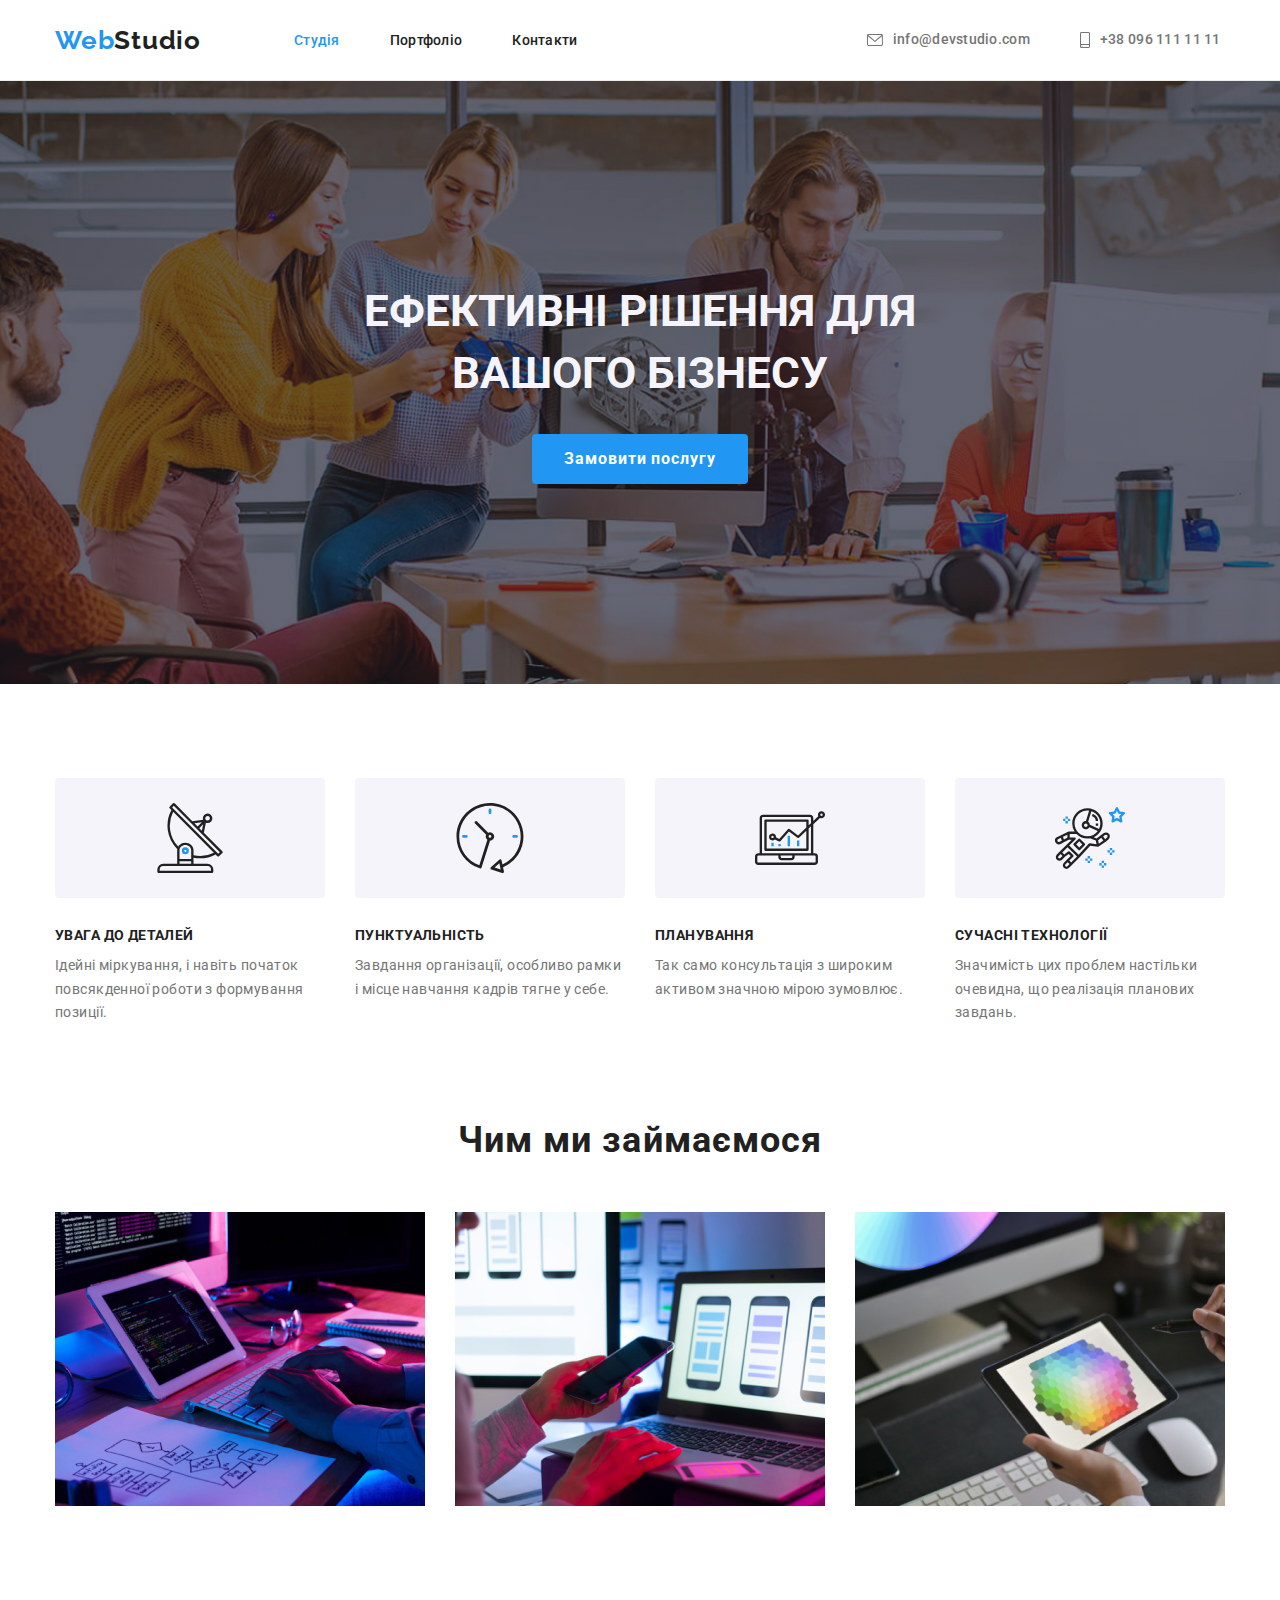
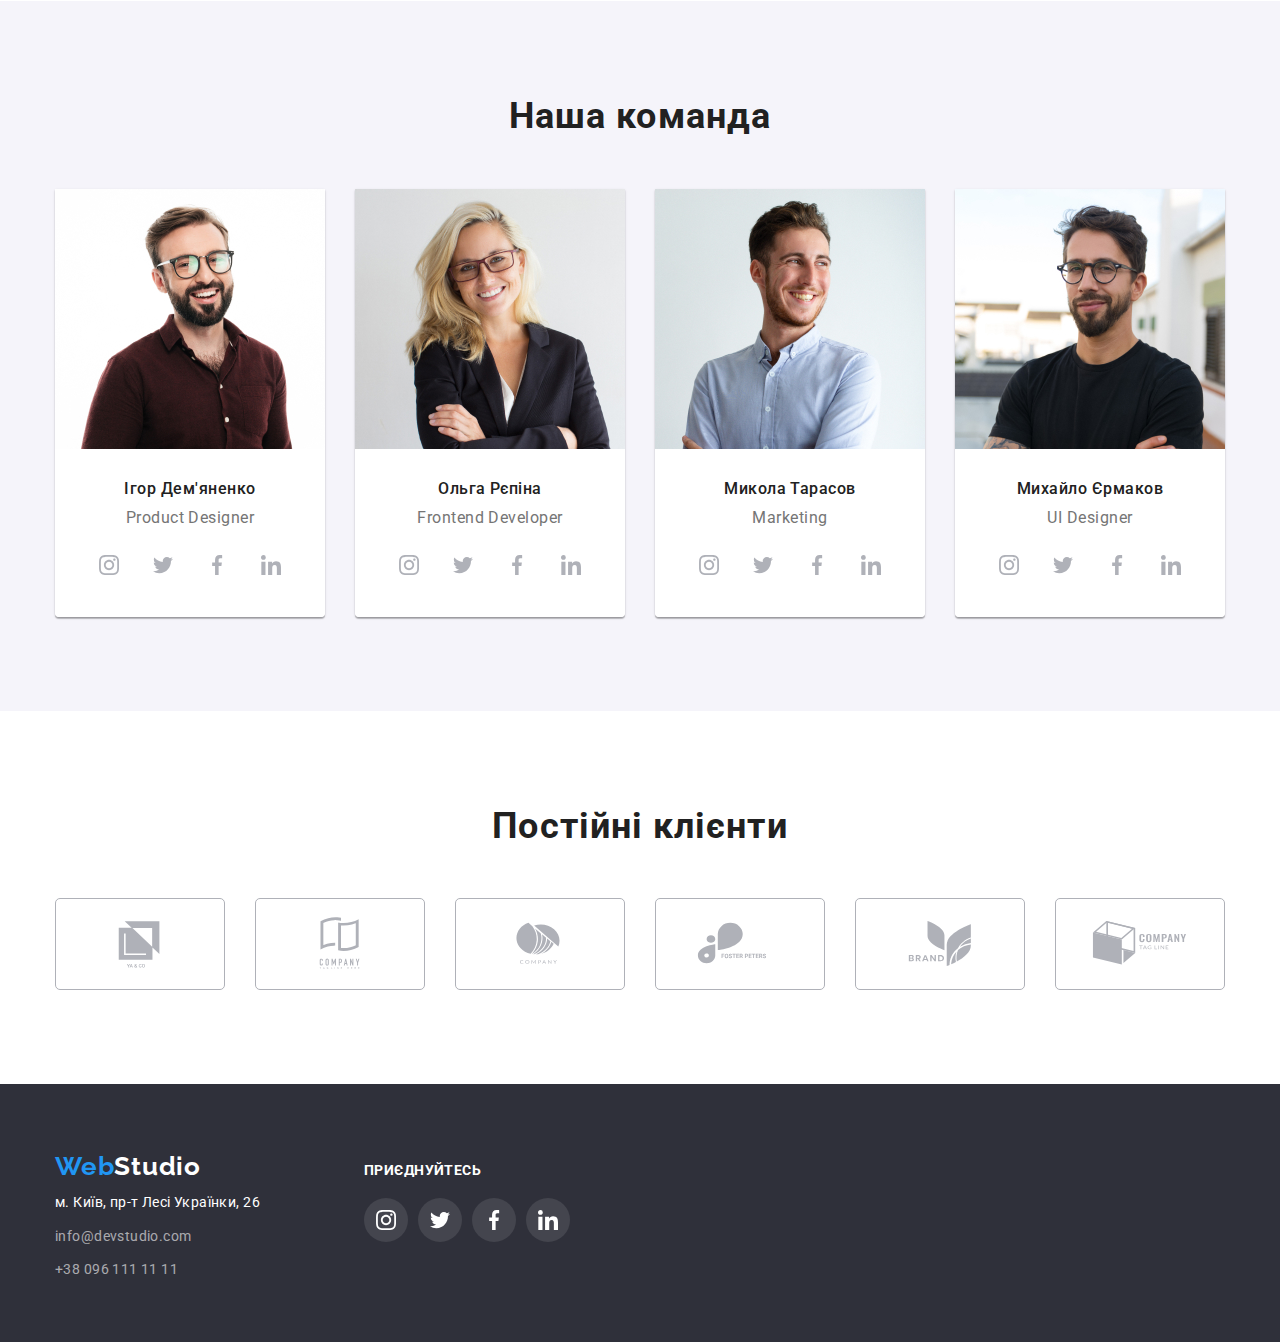
<file: index.html>
<!DOCTYPE html>
<html lang="uk">
  <head>
    <meta charset="UTF-8" />
    <meta http-equiv="X-UA-Compatible" content="IE=edge" />
    <meta name="viewport" content="width=, initial-scale=1.0" />
    <title>WebStudio</title>
    <link
      rel="stylesheet"
      href="https://cdnjs.cloudflare.com/ajax/libs/modern-normalize/1.1.0/modern-normalize.min.css"
    />

    <link rel="preconnect" href="https://fonts.googleapis.com" />
    <link rel="preconnect" href="https://fonts.gstatic.com" crossorigin />
    <link
      href="https://fonts.googleapis.com/css2?family=Raleway:wght@700&family=Roboto:wght@400;500;700;900&display=swap"
      rel="stylesheet"
    />
    <link rel="stylesheet" href="./css/styles.css" />
  </head>
  <body>
    <!-- HEADER -->
    <header class="header">
      <div class="container header-container">
        <nav class="nav">
          <a href="index.html" class="logo"
            >Web<span class="logo-black" logo>Studio</span></a
          >
          <ul class="nav-list list">
            <li class="nav-item">
              <a class="nav-list-link current" href="./stidio.html">Студія</a>
            </li>
            <li class="nav-item">
              <a class="nav-list-link" href="./portfolio.html">Портфоліо</a>
            </li>
            <li class="nav-item">
              <a class="nav-list-link" href="./contacts.html">Контакти</a>
            </li>
          </ul>
        </nav>
        <ul class="contacts-nav list">
          <li class="header-contacts">
            <a class="header-contacts-links" href="mailto:info@devstudio.com">
              <svg class="header-icon" width="16" height="12">
                <use href="./img/icons.svg#envelope"></use>
              </svg>
              info@devstudio.com</a
            >
          </li>
          <li class="header-contacts">
            <a class="header-contacts-links" href="tel:+380961111111">
              <svg class="header-icon" width="10" height="16">
                <use href="./img/icons.svg#smartphone"></use>
              </svg>
              +38 096 111 11 11
            </a>
          </li>
        </ul>
      </div>
    </header>
    <main>
      <!-- HERO SECTION -->
      <section class="hero">
        <div class="container hero-container">
          <h1 class="hero-title">Ефективні рішення для вашого бізнесу</h1>
          <button type="button" class="main-button">Замовити послугу</button>
        </div>
      </section>
      <!-- ADVANTAGE -->
      <section class="advantage">
        <div class="container advantage-container">
          <h2 class="visually-hidden">переваги</h2>
          <ul class="list advantage-list">
            <li class="advantage-list-item">
              <div class="advantage-wrapper">
                <svg class="advantage-icons" width="70" height="70">
                  <use href="./img/icons.svg#antenna"></use>
                </svg>
              </div>
              <h3 class="advantage-list-title">УВАГА ДО ДЕТАЛЕЙ</h3>
              <p class="advantage-describ">
                Ідейні міркування, і навіть початок повсякденної роботи з
                формування позиції.
              </p>
            </li>

            <li class="advantage-list-item">
              <div class="advantage-wrapper">
                <svg class="advantage-icons" width="70" height="70">
                  <use href="./img/icons.svg#clock"></use>
                </svg>
              </div>
              <h3 class="advantage-list-title">ПУНКТУАЛЬНІСТЬ</h3>
              <p class="advantage-describ">
                Завдання організації, особливо рамки і місце навчання кадрів
                тягне у себе.
              </p>
            </li>
            <li class="advantage-list-item">
              <div class="advantage-wrapper">
                <svg class="advantage-icons" width="70" height="70">
                  <use href="./img/icons.svg#diagram"></use>
                </svg>
              </div>
              <h3 class="advantage-list-title">ПЛАНУВАННЯ</h3>
              <p class="advantage-describ">
                Так само консультація з широким активом значною мірою зумовлює.
              </p>
            </li>
            <li class="advantage-list-item">
              <div class="advantage-wrapper">
                <svg class="advantage-icons" width="70" height="70">
                  <use href="./img/icons.svg#astronaut"></use>
                </svg>
              </div>
              <h3 class="advantage-list-title">СУЧАСНІ ТЕХНОЛОГІЇ</h3>
              <p class="advantage-describ">
                Значимість цих проблем настільки очевидна, що реалізація
                планових завдань.
              </p>
            </li>
          </ul>
        </div>
      </section>
      <!-- OFFERS -->
      <section class="offers">
        <div class="container offers-container">
          <h2 class="offers-title">Чим ми займаємося</h2>
          <ul class="list offers-list card">
            <li class="card-item">
              <img
                src="img/box1.jpg"
                alt="офісний стіл з гаджетами"
                width="370"
              />
            </li>
            <li class="card-item">
              <img
                src="img/img.jpg"
                alt="зразок шаблону мобільного додатку на комп'ютері"
                width="370"
              />
            </li>
            <li class="card-item">
              <img
                src="img/img1.jpg"
                alt="кольорова палітра на планшеті"
                width="370"
              />
            </li>
          </ul>
        </div>
      </section>
      <!-- TEAM -->
      <section class="section-team">
        <div class="container">
          <h2 class="offers-title">Наша команда</h2>
          <ul class="list team-list card">
            <li class="card-item team-card-shadow">
              <img
                class="team-card"
                src="img/img2.jpg"
                alt="фото Ігора Дем'яненка "
                width="270"
              />
              <div class="team-card-descibtion">
                <h3 class="team">Ігор Дем'яненко</h3>
                <p class="team-position">Product Designer</p>
                <ul class="team-social-list list">
                  <li class="team-social-item">
                    <a
                      class="social-links"
                      href=""
                      target="_blank"
                      rel="noopener noreferrer"
                      ><svg class="social-icons" width="20" height="20">
                        <use href="./img/icons.svg#instagram"></use></svg
                    ></a>
                  </li>
                  <li class="team-social-item">
                    <a
                      class="social-links"
                      href=""
                      target="_blank"
                      rel="noopener noreferrer"
                      ><svg class="social-icons" width="20" height="20">
                        <use href="./img/icons.svg#twitter"></use></svg
                    ></a>
                  </li>
                  <li class="team-social-item">
                    <a
                      class="social-links"
                      href=""
                      target="_blank"
                      rel="noopener noreferrer"
                      ><svg class="social-icons" width="20" height="20">
                        <use href="./img/icons.svg#facebook"></use></svg
                    ></a>
                  </li>
                  <li class="team-social-item">
                    <a
                      class="social-links"
                      href=""
                      target="_blank"
                      rel="noopener noreferrer"
                      ><svg class="social-icons" width="20" height="20">
                        <use href="./img/icons.svg#linkedin"></use></svg
                    ></a>
                  </li>
                </ul>
              </div>
            </li>
            <li class="card-item team-card-shadow">
              <img
                class="team-card"
                src="img/img3.jpg"
                alt="фото Ольги Рєпіної"
                width="270"
              />
              <div class="team-card-descibtion">
                <h3 class="team">Ольга Рєпіна</h3>
                <p class="team-position">Frontend Developer</p>
                <ul class="team-social-list list">
                  <li class="team-social-item">
                    <a
                      class="social-links"
                      href=""
                      target="_blank"
                      rel="noopener noreferrer"
                      ><svg class="social-icons" width="20" height="20">
                        <use href="./img/icons.svg#instagram"></use></svg
                    ></a>
                  </li>
                  <li class="team-social-item">
                    <a
                      class="social-links"
                      href=""
                      target="_blank"
                      rel="noopener noreferrer"
                      ><svg class="social-icons" width="20" height="20">
                        <use href="./img/icons.svg#twitter"></use></svg
                    ></a>
                  </li>
                  <li class="team-social-item">
                    <a
                      class="social-links"
                      href=""
                      target="_blank"
                      rel="noopener noreferrer"
                      ><svg class="social-icons" width="20" height="20">
                        <use href="./img/icons.svg#facebook"></use></svg
                    ></a>
                  </li>
                  <li class="team-social-item">
                    <a
                      class="social-links"
                      href=""
                      target="_blank"
                      rel="noopener noreferrer"
                      ><svg class="social-icons" width="20" height="20">
                        <use href="./img/icons.svg#linkedin"></use></svg
                    ></a>
                  </li>
                </ul>
              </div>
            </li>
            <li class="card-item team-card-shadow">
              <img
                class="team-card"
                src="img/img4.jpg"
                alt="фото Миколи Тарасова"
                width="270"
              />
              <div class="team-card-descibtion">
                <h3 class="team">Микола Тарасов</h3>
                <p class="team-position">Marketing</p>
                <ul class="team-social-list list">
                  <li class="team-social-item">
                    <a
                      class="social-links"
                      href=""
                      target="_blank"
                      rel="noopener noreferrer"
                      ><svg class="social-icons" width="20" height="20">
                        <use href="./img/icons.svg#instagram"></use></svg
                    ></a>
                  </li>
                  <li class="team-social-item">
                    <a
                      class="social-links"
                      href=""
                      target="_blank"
                      rel="noopener noreferrer"
                      ><svg class="social-icons" width="20" height="20">
                        <use href="./img/icons.svg#twitter"></use></svg
                    ></a>
                  </li>
                  <li class="team-social-item">
                    <a
                      class="social-links"
                      href=""
                      target="_blank"
                      rel="noopener noreferrer"
                      ><svg class="social-icons" width="20" height="20">
                        <use href="./img/icons.svg#facebook"></use></svg
                    ></a>
                  </li>
                  <li class="team-social-item">
                    <a
                      class="social-links"
                      href=""
                      target="_blank"
                      rel="noopener noreferrer"
                      ><svg class="social-icons" width="20" height="20">
                        <use href="./img/icons.svg#linkedin"></use></svg
                    ></a>
                  </li>
                </ul>
              </div>
            </li>
            <li class="card-item team-card-shadow">
              <img
                class="team-card"
                src="img/img5.jpg"
                alt="фото of Михайло Єрмакова"
                width="270"
              />
              <div class="team-card-descibtion">
                <h3 class="team">Михайло Єрмаков</h3>
                <p class="team-position">UI Designer</p>

                <ul class="team-social-list list">
                  <li class="team-social-item">
                    <a
                      class="social-links"
                      href=""
                      target="_blank"
                      rel="noopener noreferrer"
                      ><svg class="social-icons" width="20" height="20">
                        <use href="./img/icons.svg#instagram"></use></svg
                    ></a>
                  </li>
                  <li class="team-social-item">
                    <a
                      class="social-links"
                      href=""
                      target="_blank"
                      rel="noopener noreferrer"
                      ><svg class="social-icons" width="20" height="20">
                        <use href="./img/icons.svg#twitter"></use></svg
                    ></a>
                  </li>
                  <li class="team-social-item">
                    <a
                      class="social-links"
                      href=""
                      target="_blank"
                      rel="noopener noreferrer"
                      ><svg class="social-icons" width="20" height="20">
                        <use href="./img/icons.svg#facebook"></use></svg
                    ></a>
                  </li>
                  <li class="team-social-item">
                    <a
                      class="social-links"
                      href=""
                      target="_blank"
                      rel="noopener noreferrer"
                      ><svg class="social-icons" width="20" height="20">
                        <use href="./img/icons.svg#linkedin"></use></svg
                    ></a>
                  </li>
                </ul>
              </div>
            </li>
          </ul>
        </div>
      </section>
      <!-- OUR CLIENTS -->
      <section class="our-clients">
        <div class="container">
          <h2 class="offers-title">Постійні клієнти</h2>
          <ul class="our-clients-list list">
            <li class="our-clients-item">
              <a class="clients-link" href="">
                <svg class="clients-logo" width="106" height="60">
                  <use href="./img/icons.svg#company-1"></use>
                </svg>
              </a>
            </li>
            <li class="our-clients-item">
              <a class="clients-link" href=""
                ><svg class="clients-logo" width="106" height="60">
                  <use href="./img/icons.svg#company-2"></use></svg
              ></a>
            </li>
            <li class="our-clients-item">
              <a class="clients-link" href=""
                ><svg class="clients-logo" width="106" height="60">
                  <use href="./img/icons.svg#company-3"></use></svg
              ></a>
            </li>
            <li class="our-clients-item">
              <a class="clients-link" href=""
                ><svg class="clients-logo" width="106" height="60">
                  <use href="./img/icons.svg#company-4"></use></svg
              ></a>
            </li>
            <li class="our-clients-item">
              <a class="clients-link" href=""
                ><svg class="clients-logo" width="106" height="60">
                  <use href="./img/icons.svg#company-5"></use></svg
              ></a>
            </li>
            <li class="our-clients-item">
              <a class="clients-link" href=""
                ><svg class="clients-logo" width="106" height="60">
                  <use href="./img/icons.svg#company-6"></use></svg
              ></a>
            </li>
          </ul>
        </div>
      </section>
    </main>
    <!-- FOOTER -->
    <footer class="footer">
      <div class="footer-container-group container">
        <div class="footer-container">
          <a class="footer-logo logo" href="index.html"
            >Web<span class="logo-white" logo>Studio</span></a
          >
          <address class="address">
            <span class="address-map">м. Київ, пр-т Лесі Українки, 26 </span>
            <ul class="list">
              <li class="address-contacts-item">
                <a class="address-contacts" href="mailto:info@devstudio.com "
                  >info@devstudio.com
                </a>
              </li>
              <li class="address-contacts-item">
                <a class="address-contacts" href="tel:+380961111111"
                  >+38 096 111 11 11</a
                >
              </li>
            </ul>
          </address>
        </div>
        <div class="footer-container">
          <h2 class="footer-title">приєднуйтесь</h2>
          <ul class="team-social-list list">
            <li class="footer-socials-item">
              <a
                class="footer-socials"
                href=""
                target="_blank"
                rel="noopener noreferrer"
                ><svg class="footer-icons" width="20" height="20">
                  <use href="./img/icons.svg#instagram"></use></svg
              ></a>
            </li>
            <li class="footer-socials-item">
              <a
                class="footer-socials"
                href=""
                target="_blank"
                rel="noopener noreferrer"
                ><svg class="footer-icons" width="20" height="20">
                  <use href="./img/icons.svg#twitter"></use></svg
              ></a>
            </li>
            <li class="footer-socials-item">
              <a
                class="footer-socials"
                href=""
                target="_blank"
                rel="noopener noreferrer"
                ><svg class="footer-icons" width="20" height="20">
                  <use href="./img/icons.svg#facebook"></use></svg
              ></a>
            </li>
            <li class="footer-socials-item">
              <a
                class="footer-socials"
                href=""
                target="_blank"
                rel="noopener noreferrer"
                ><svg class="footer-icons" width="20" height="20">
                  <use href="./img/icons.svg#linkedin"></use></svg
              ></a>
            </li>
          </ul>
        </div>
      </div>
    </footer>
  </body>
</html>
</file>
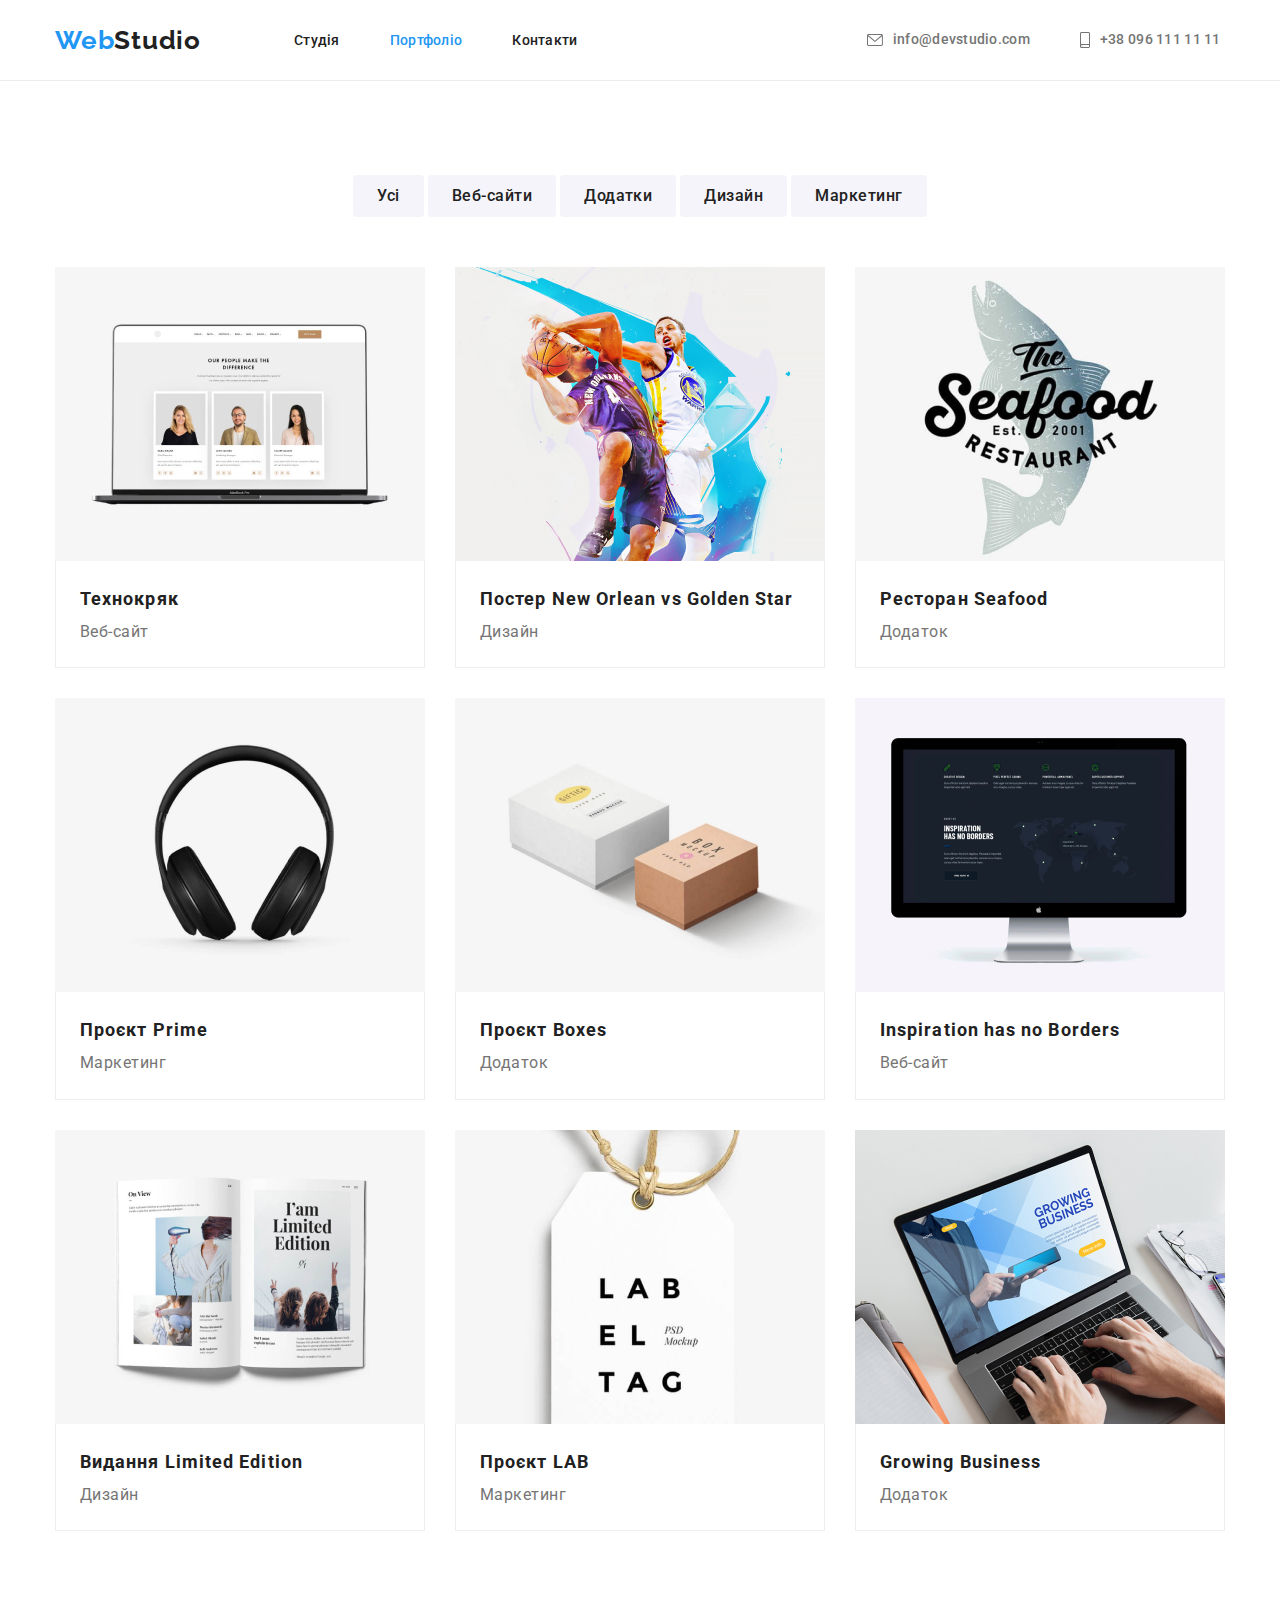
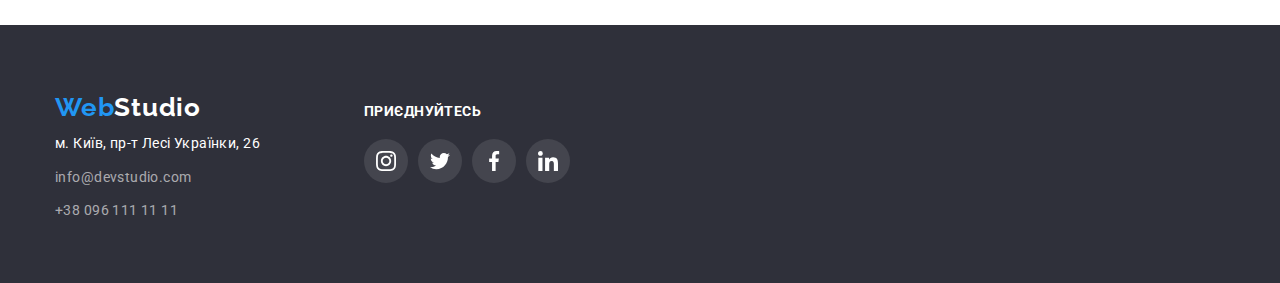
<file: portfolio.html>
<!DOCTYPE html>
<html lang="uk">
  <head>
    <meta charset="UTF-8" />
    <meta http-equiv="X-UA-Compatible" content="IE=edge" />
    <meta name="viewport" content="width=, initial-scale=1.0" />
    <title>WebStudio</title>
    <link
      rel="stylesheet"
      href="https://cdnjs.cloudflare.com/ajax/libs/modern-normalize/1.1.0/modern-normalize.min.css"
    />

    <link rel="preconnect" href="https://fonts.googleapis.com" />
    <link rel="preconnect" href="https://fonts.gstatic.com" crossorigin />
    <link
      href="https://fonts.googleapis.com/css2?family=Raleway:wght@700&family=Roboto:wght@400;500;700;900&display=swap"
      rel="stylesheet"
    />
    <link rel="stylesheet" href="./css/styles.css" />
  </head>
  <body>
    <!-- HEADER -->
    <header class="header">
      <div class="container header-container">
        <nav class="nav">
          <a href="index.html" class="logo"
            >Web<span class="logo-black" logo>Studio</span></a
          >
          <ul class="nav-list list">
            <li class="nav-item">
              <a class="nav-list-link" href="./index.html">Студія</a>
            </li>
            <li class="nav-item">
              <a class="nav-list-link current" href="./portfolio.html"
                >Портфоліо</a
              >
            </li>
            <li class="nav-item">
              <a class="nav-list-link" href="./contacts.html">Контакти</a>
            </li>
          </ul>
        </nav>
        <ul class="contacts-nav list">
          <li class="header-contacts">
            <a class="header-contacts-links" href="mailto:info@devstudio.com">
              <svg class="header-icon" width="16" height="12">
                <use href="./img/icons.svg#envelope"></use>
              </svg>
              info@devstudio.com</a
            >
          </li>
          <li class="header-contacts">
            <a class="header-contacts-links" href="tel:+380961111111">
              <svg class="header-icon" width="10" height="16">
                <use href="./img/icons.svg#smartphone"></use>
              </svg>
              +38 096 111 11 11
            </a>
          </li>
        </ul>
      </div>
    </header>
    <main>
      <section>
        <div class="container filters-container">
          <ul class="list">
            <li class="filters">
              <button class="filters-btn" type="button">Усі</button>
            </li>
            <li class="filters">
              <button class="filters-btn" type="button">Веб-сайти</button>
            </li>
            <li class="filters">
              <button class="filters-btn" type="button">Додатки</button>
            </li>
            <li class="filters">
              <button class="filters-btn" type="button">Дизайн</button>
            </li>
            <li class="filters">
              <button class="filters-btn" type="button" class="filters">
                Маркетинг
              </button>
            </li>
          </ul>
        </div>
      </section>
      <section class="section-products">
        <div class="container projects-container">
          <ul class="list project-list card">
            <li class="project-list-item card-item">
              <a class="progect-list-link" href="">
                <img src="img/imgportfolio1.jpg" alt="Зразок вебсайту з комндою"
                width: 370px;>
                <div class="project-name-card">
                  <h3 class="project-name">Технокряк</h3>
                  <p class="project-task">Веб-сайт</p>
                </div>
              </a>
            </li>
            <li class="project-list-item card-item">
              <a class="progect-list-link" href="">
                <img src="img/imgportfolio2.jpg" alt="Баскетбольні гравці з
                м'ячем" width: 370px;>
                <div class="project-name-card">
                  <h3 class="project-name">Постер New Orlean vs Golden Star</h3>
                  <p class="project-task">Дизайн</p>
                </div>
              </a>
            </li>
            <li class="project-list-item card-item">
              <a class="progect-list-link" href="">
                <img src="img/imgportfolio3.jpg" alt="Лого ресторану
                морепродуктів" width: 370px;>
                <div class="project-name-card">
                  <h3 class="project-name">Ресторан Seafood</h3>
                  <p class="project-task">Додаток</p>
                </div>
              </a>
            </li>
            <li class="project-list-item card-item">
              <a class="progect-list-link" href="">
                <img src="img/imgportfolio4.jpg" alt="Навушники" width: 370px;>
                <div class="project-name-card">
                  <h3 class="project-name">Проєкт Prime</h3>
                  <p class="project-task">Маркетинг</p>
                </div>
              </a>
            </li>
            <li class="project-list-item card-item">
              <a class="progect-list-link" href="">
                <img src="img/imgportfolio5.jpg" alt="Брендові пакувальні
                коробки" width: 370px;>
                <div class="project-name-card">
                  <h3 class="project-name">Проєкт Boxes</h3>
                  <p class="project-task">Додаток</p>
                </div>
              </a>
            </li>
            <li class="project-list-item card-item">
              <a class="progect-list-link" href="">
                <img src="img/imgportfolio6.jpg" alt="Скрін екрану з мапою
                світу" width: 370px;>
                <div class="project-name-card">
                  <h3 class="project-name">Inspiration has no Borders</h3>
                  <p class="project-task">Веб-сайт</p>
                </div>
              </a>
            </li>
            <li class="project-list-item card-item">
              <a class="progect-list-link" href="">
                <img src="img/imgportfolio7.jpg" alt="Розгорнутий журнал з фото"
                width: 370px;>
                <div class="project-name-card">
                  <h3 class="project-name">Видання Limited Edition</h3>
                  <p class="project-task">Дизайн</p>
                </div>
              </a>
            </li>
            <li class="project-list-item card-item">
              <a class="progect-list-link" href="">
                <img src="img/imgportfolio8.jpg" alt="бірка бренду" width:
                370px;>
                <div class="project-name-card">
                  <h3 class="project-name">Проєкт LAB</h3>
                  <p class="project-task">Маркетинг</p>
                </div>
              </a>
            </li>
            <li class="project-list-item card-item">
              <a class="progect-list-link" href="">
                <img src="img/imgportfolio9.jpg" alt="Відкритий ноутбук з
                зразком сайту" width: 370px;>
                <div class="project-name-card">
                  <h3 class="project-name">Growing Business</h3>
                  <p class="project-task">Додаток</p>
                </div>
              </a>
            </li>
          </ul>
        </div>
      </section>
    </main>
    <!-- FOOTER -->
    <footer class="footer">
      <div class="footer-container-group container">
        <div class="footer-container">
          <a class="footer-logo logo" href="index.html"
            >Web<span class="logo-white" logo>Studio</span></a
          >
          <address class="address">
            <span class="address-map">м. Київ, пр-т Лесі Українки, 26 </span>
            <ul class="list">
              <li class="address-contacts-item">
                <a class="address-contacts" href="mailto:info@devstudio.com "
                  >info@devstudio.com
                </a>
              </li>
              <li class="address-contacts-item">
                <a class="address-contacts" href="tel:+380961111111"
                  >+38 096 111 11 11</a
                >
              </li>
            </ul>
          </address>
        </div>
        <div class="footer-container">
          <h2 class="footer-title">приєднуйтесь</h2>
          <ul class="team-social-list list">
            <li class="footer-socials-item">
              <a
                class="footer-socials"
                href=""
                target="_blank"
                rel="noopener noreferrer"
                ><svg class="footer-icons" width="20" height="20">
                  <use href="./img/icons.svg#instagram"></use></svg
              ></a>
            </li>
            <li class="footer-socials-item">
              <a
                class="footer-socials"
                href=""
                target="_blank"
                rel="noopener noreferrer"
                ><svg class="footer-icons" width="20" height="20">
                  <use href="./img/icons.svg#twitter"></use></svg
              ></a>
            </li>
            <li class="footer-socials-item">
              <a
                class="footer-socials"
                href=""
                target="_blank"
                rel="noopener noreferrer"
                ><svg class="footer-icons" width="20" height="20">
                  <use href="./img/icons.svg#facebook"></use></svg
              ></a>
            </li>
            <li class="footer-socials-item">
              <a
                class="footer-socials"
                href=""
                target="_blank"
                rel="noopener noreferrer"
                ><svg class="footer-icons" width="20" height="20">
                  <use href="./img/icons.svg#linkedin"></use></svg
              ></a>
            </li>
          </ul>
        </div>
      </div>
    </footer>
  </body>
</html>
</file>
<file: css/styles.css>
*,
*::before,
*::after {
  box-sizing: border-box;
}

:root {
  /* TEXT COLORS */

  --primary-text-color: rgba(33, 33, 33, 1);
  --secondary-text-color: rgb(117, 117, 117);
  --accent-text-color: rgba(33, 150, 243, 1);
  --address-link-color: rgba(255, 255, 255, 0.6);

  /* BACKGROUND COLORS */

  --bg-color: rgb(255, 255, 255);
  --secondary-bg-color: rgba(245, 244, 250, 1);
  --dark-bg-color: rgba(47, 48, 58, 1);

  /* OTHER COLORS */
  --grey-border-color: rgba(238, 238, 238, 1);
  --header-border-color: rgba(236, 236, 236, 1);
  --icons: rgba(175, 177, 184, 1);

  /* OTHER */

  --items: 3;
  --indent: 30px;
}

/* drop-shadow(0px 4px 4px rgba(0, 0, 0, 0.25)); */

body {
  margin: 0;

  font-family: "Roboto", sans-serif;

  background-color: var(--bg-color);
  color: var(--primary-text-color);
}

section {
  margin: 0 auto;
}
.link {
  text-decoration: none;
  color: currentColor;
}
.list {
  list-style: none;
  padding: 0;
  margin: 0;
  margin-left: auto;
  margin-right: auto;
}

h1,
h2,
h3,
h4,
h5,
h6,
p {
  margin: 0;
}

a {
  color: currentColor;
  text-decoration: none;
}

button {
  font-family: inherit;
  font-size: inherit;
  cursor: pointer;
}

img {
  display: block;
  max-width: 100%;
  height: auto;
  margin: 0;
}

.container {
  width: 1200px;

  margin: 0 auto;

  padding-left: 15px;
  padding-right: 15px;

  /* outline:2px solid tomato; */
}

.visually-hidden {
  position: absolute;
  width: 1px;
  height: 1px;
  margin: -1px;
  border: 0;
  padding: 0;
  white-space: nowrap;
  clip-path: inset(100%);
  clip: rect(0 0 0 0);
  overflow: hidden;
}

/* ===CARD SET=== */
.card {
  display: flex;
  flex-wrap: wrap;
  gap: var(--indent);
  margin-left: 0;
}

.card-item {
  flex-basis: calc((100% - var(--indent) * (var(--items) - 1)) / var(--items));
}

/* HEADER styles */
.header {
  border-bottom: 1px solid var(--header-border-color);
}

.header-container {
  display: flex;
  align-items: center;
  padding-top: 18px;
  padding-bottom: 18px;
}

.logo {
  margin-right: 93px;
  text-decoration: none;
  font-family: "Raleway";
  font-weight: 700;
  font-size: 26px;
  line-height: 1.7;
  letter-spacing: 0.03em;
  color: var(--accent-text-color);
}

.logo-black {
  text-decoration: none;
  font-family: "Raleway";
  font-weight: 700;
  font-size: 26px;
  line-height: 1.7;
  letter-spacing: 0.03em;
  color: var(--primary-text-color);
}

.nav {
  display: flex;
}
.nav-list {
  display: flex;
  align-items: center;
  margin-right: 285px;
}

.nav-list-link {
  color: var(--primary-text-color);
  font-family: "Roboto";
  font-weight: 500;
  font-size: 14px;
  line-height: 1.2;
  letter-spacing: 0.02em;
}

.nav-list-link.current {
  color: var(--accent-text-color);
}

.nav-item:not(:last-child) {
  margin-right: 50px;
}

.nav a {
  text-decoration: none;
}

.nav a:hover,
.nav a:focus {
  color: var(--accent-text-color);
}

.header-contacts {
  display: flex;
  gap: 10px;
  align-items: center;
  gap: 50px;
  font-family: "Roboto";
  font-weight: 500;
  font-size: 14px;
  line-height: 1.1;
  letter-spacing: 0.02em;
  color: var(--secondary-text-color);
}
.header-contacts-links {
  display: flex;
  align-items: center;

  color: currentColor;
}

.header-contacts-links:hover,
.header-contacts-links:focus {
  color: var(--accent-text-color);
}

.header-icon {
  margin-right: 10px;
  fill: currentColor;
}

.contacts-nav {
  display: flex;
  gap: 50px;
  color: var(--secondary-text-color);
}

.contacts-nav a:hover,
.contacts-nav a:focus {
  color: var(--accent-text-color);
}

/* HERO SECTION */

.main-button {
  font-family: Roboto;
  font-weight: 700;
  font-size: 16px;
  line-height: 1.9;
  letter-spacing: 0.06em;

  /* justify-content: center;
  align-items: center;
  text-align: center; */

  background-color: var(--accent-text-color);
  color: var(--bg-color);
  width: 216px;
  height: 50px;
  border-radius: 4px;
  border: transparent;
}

.hero {
  max-width: 1600px;
  padding-top: 200px;
  padding-bottom: 200px;
  /* height: 600px; */
  background: rgba(47, 48, 58, 0.4);
  background-image: linear-gradient(
      rgba(47, 48, 58, 0.4),
      rgba(47, 48, 58, 0.4)
    ),
    url(../img/hero-img.jpg);
  background-repeat: no-repeat;
  background-position: center;
  background-size: cover;
}
.hero-container {
  display: flex;
  flex-direction: column;
  align-items: center;
  justify-content: center;
}

.hero-title {
  width: 696px;
  font-size: 44px;
  line-height: 1.4;
  color: var(--secondary-bg-color);
  text-align: center;
  text-transform: uppercase;
  margin-bottom: 30px;
  margin-left: auto;
  margin-right: auto;
}

/* ===ADVANTAGE SECTION=== */
.advantage {
  padding-top: 94px;
  padding-bottom: 94px;
}

.advantage-wrapper {
  display: flex;
  align-items: center;
  justify-content: center;
  width: 270px;
  height: 120px;
  /* padding: 25px 100px; */
  margin-bottom: 30px;
  border-radius: 4px;
  background-color: var(--secondary-bg-color);
}

.advantage-list {
  display: flex;
  gap: 30px;
}

.advantage-list-item {
  /* width: 98px; */
}

.advantage-list-title {
  font-family: "Roboto";
  font-weight: 700;
  font-size: 14px;
  line-height: 1.1;
  letter-spacing: 0.03em;
  margin-bottom: 10px;
}
.advantage-describ {
  font-size: 14px;
  line-height: 1.7;
  letter-spacing: 0.03em;
  color: var(--secondary-text-color);
}

/* === OFFERS === */

.offers-container {
  padding-bottom: 95px;
}
.offers-title {
  font-weight: 700;
  font-size: 36px;
  line-height: 1.2;
  letter-spacing: 0.03em;
  text-align: center;

  margin-bottom: 50px;
}
.offers-list {
  /* display: flex;
  gap: 30px;
  justify-content: space-around;
  margin-bottom: 95px; */
}

/* ==TEAM== */

.section-team {
  margin-bottom: 0;
  padding-top: 94px;
  padding-bottom: 94px;
  background-color: var(--secondary-bg-color);
}
.team-list {
  --items: 4;
}

.team-card-shadow {
  box-shadow: 0px 1px 3px rgba(0, 0, 0, 0.12), 0px 1px 1px rgba(0, 0, 0, 0.14),
    0px 2px 1px rgba(0, 0, 0, 0.2);
  border-radius: 0px 0px 4px 4px;
}
.team-card {
}
.team-card-descibtion {
  background-color: var(--bg-color);
  padding: 30px 0;
  border-bottom-left-radius: 4px;
  border-bottom-right-radius: 4px;
}
.team {
  font-weight: 500;
  font-size: 16px;
  line-height: 1.2;
  letter-spacing: 0.03em;
  margin-bottom: 10px;
  text-align: center;
}
.team-position {
  text-align: center;
  font-size: 16px;
  line-height: 1.2;
  letter-spacing: 0.03em;

  margin-bottom: 16px;
  color: var(--secondary-text-color);
}
.team-social-list {
  display: flex;
  justify-content: center;
  gap: 10px;
}

.team-social-item {
}

.social-links {
  display: flex;
  align-items: center;
  justify-content: center;

  width: 44px;
  height: 44px;

  border-radius: 50%;
  background-color: #fff;

  color: var(--icons);
}

.social-links:hover,
.social-links:focus {
  color: white;
  background-color: var(--accent-text-color);
}

.social-icons {
  fill: currentColor;
}

/* ===OUR CLIENTS=== */

.our-clients {
  padding-top: 94px;
  padding-bottom: 94px;
}

.our-clients-list {
  display: flex;
  gap: var(--indent);
  justify-content: center;
}
.our-clients-item {
  width: 170px;
  height: 92px;
}

.clients-logo {
  fill: var(--icons);
}

.clients-link:hover .clients-logo {
  border-color: var(--accent-text-color);
  fill: var(--accent-text-color);
}

.clients-link:focus,
.clients-link:hover {
  border-color: var(--accent-text-color);
}

.clients-link {
  display: flex;
  align-items: center;
  justify-content: center;
  border: 1px solid var(--icons);
  border-radius: 5px;
  color: currentColor;

  width: 170px;
  height: 92px;
  /* padding: 16px 32px; */
}

/* FOOTER styles */

.footer-container-group {
  display: flex;
  gap: 70px;

  align-items: baseline;
}
.footer {
  padding-top: 60px;
  padding-bottom: 60px;

  background-color: var(--dark-bg-color);
}

.footer-container {
  flex-basis: 181px;
}

.footer-logo {
  padding-bottom: 20px;
}

.logo-white {
  text-decoration: none;
  font-family: "Raleway";
  font-weight: 700;
  font-size: 26px;
  line-height: 1.7;
  letter-spacing: 0.03em;
  color: var(--bg-color);
}
.address {
  text-decoration: none;
  list-style: none;
}
.address-map {
  display: block;
  font-style: normal;
  font-size: 14px;
  line-height: 2;
  letter-spacing: 0.03em;
  margin-bottom: 9px;
  color: #ffffff;
  text-decoration: none;
  margin-bottom: 9px;
}
.address-contacts {
  font-style: normal;
  font-size: 14px;
  line-height: 1.7;
  letter-spacing: 0.03em;
  color: var(--address-link-color);
}
.address-contacts-item:not(:last-child) {
  margin-bottom: 9px;
}

.address a:hover,
.address a:focus {
  color: var(--accent-text-color);
}

.footer-title {
  font-family: "Roboto";
  font-style: normal;
  font-weight: 700;
  font-size: 14px;
  line-height: 16px;
  letter-spacing: 0.03em;
  text-transform: uppercase;

  margin-bottom: 20px;

  color: #ffffff;
}

.footer-socials-item {
}

.footer-socials {
  display: flex;
  justify-content: center;
  align-items: center;

  width: 44px;
  height: 44px;

  color: white;

  background-color: rgba(68, 69, 78, 1);
  border-radius: 50px;
}

.footer-socials:hover,
.footer-socials:focus {
  background-color: var(--accent-text-color);
}

.footer-icons {
  fill: currentColor;
}

/* ========================== */
/* ===PORTFOLIO page styles ====*/

.filters-container {
  display: flex;
  gap: 8px;
}
.filters {
  display: inline-flex;
  padding-top: 94px;
  padding-bottom: 50px;
}
.filters-btn {
  background-color: var(--secondary-bg-color);
  color: var(--primary-text-color);
  font-weight: 500;
  font-size: 16px;
  line-height: 1.6;
  justify-content: center;
  text-align: center;
  letter-spacing: 0.03em;
  border-color: transparent;
  border-radius: 4px;
  display: inline;
  padding: 6px 22px;
}

.filters-btn:hover,
.filters-btn:focus {
  color: var(--bg-color);
  background-color: var(--accent-text-color);
  box-shadow: 0px 3px 1px rgba(0, 0, 0, 0.1), 0px 1px 2px rgba(0, 0, 0, 0.08),
    0px 2px 2px rgba(0, 0, 0, 0.12);
}
.section-products {
  padding-bottom: 94px;
}
.projects-container {
}

.project-list {
  /* --items: 3; */
}

.project-list-item {
  flex-basis: calc((100% - 30px * 2) / 3);

  /* box-shadow: 0px 4px 4px 0px rgba(0, 0, 0, 0.25); */
}

.project-list-item:hover {
  /* box-shadow: 0px 4px 4px rgba(0, 0, 0, 0.25); */
}

.project-name-card {
  /* padding-top: 20px;
  padding-bottom: 20px; */
  padding: 20px 24px;

  border-bottom: 1px solid var(--grey-border-color);
  border-left: 1px solid var(--grey-border-color);
  border-right: 1px solid var(--grey-border-color);
  border-top: 0;
}
.project-name {
  font-weight: 700;
  font-size: 18px;
  line-height: 2;
  letter-spacing: 0.06em;
}
.project-task {
  font-family: "Roboto";
  font-weight: 400;
  font-size: 16px;
  line-height: 1.9;
  letter-spacing: 0.03em;
  color: var(--secondary-text-color);
  /* padding-bottom: 20px; */
  /* border-bottom: 1px solid rgba(238, 238, 238, 1) */
}

.progect-list-link {
  display: block;
}

.progect-list-link:hover {
  box-shadow: 0px 4px 4px rgba(0, 0, 0, 0.25);
}
</file>
